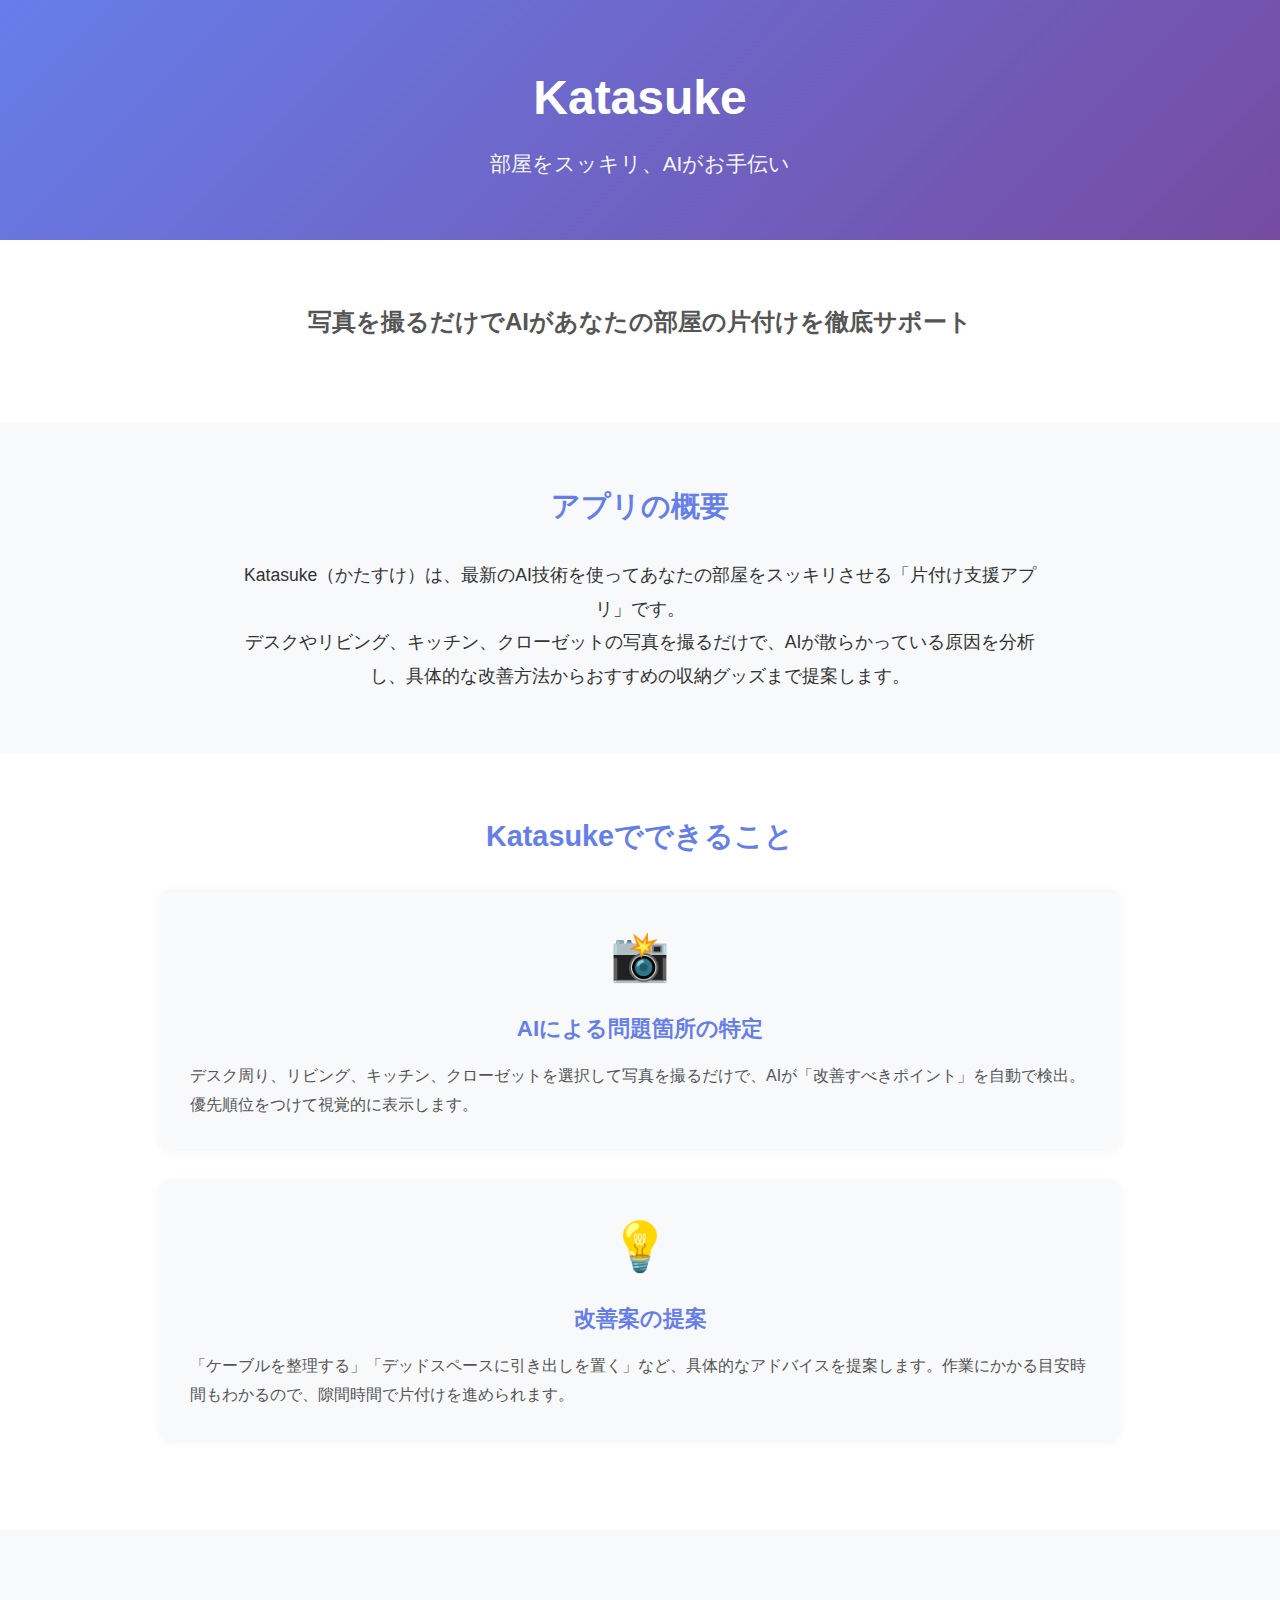
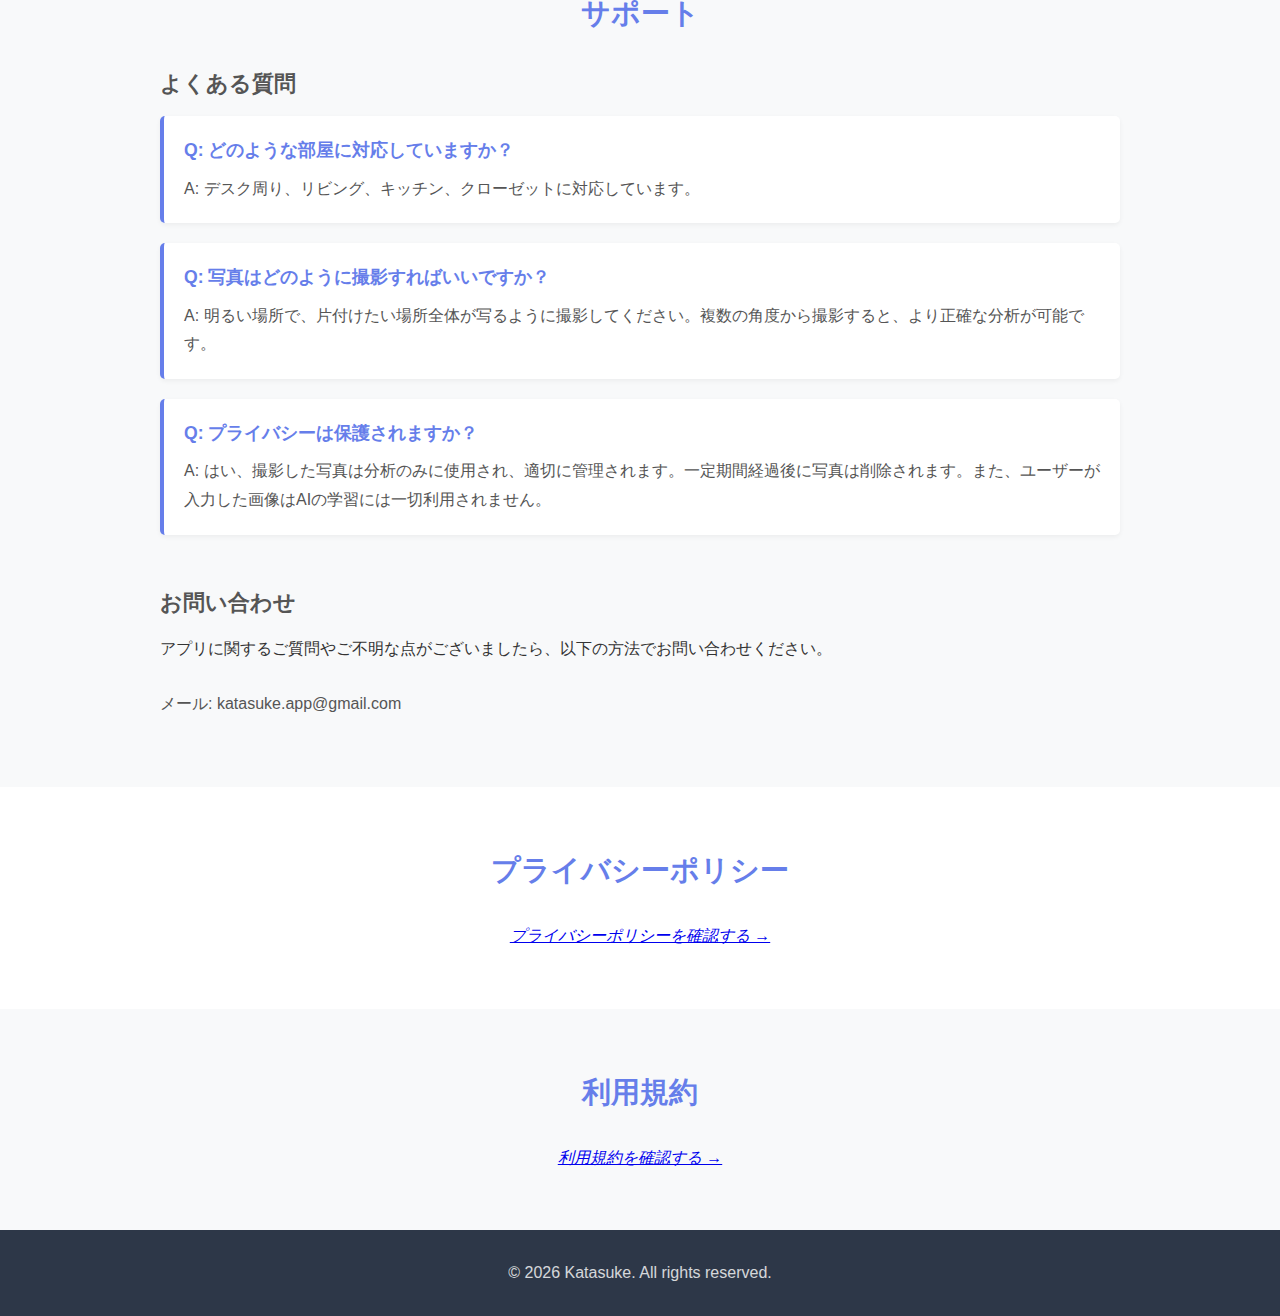
<file: katasuke/index.html>
<!DOCTYPE html>
<html lang="ja">
  <head>
    <meta charset="UTF-8" />
    <meta name="viewport" content="width=device-width, initial-scale=1.0" />
    <meta
      name="description"
      content="Katasuke（かたすけ）- 部屋をスッキリ、AIがお手伝い。写真を撮るだけでAIがあなたの部屋の片付けを徹底サポート"
    />
    <title>Katasuke - AI片付け支援アプリ</title>
    <link rel="stylesheet" href="style.css" />
  </head>
  <body>
    <header>
      <div class="container">
        <h1>Katasuke</h1>
        <p class="tagline">部屋をスッキリ、AIがお手伝い</p>
      </div>
    </header>

    <main>
      <section class="hero">
        <div class="container">
          <h2>写真を撮るだけでAIがあなたの部屋の片付けを徹底サポート</h2>
        </div>
      </section>

      <section class="about">
        <div class="container">
          <h3>アプリの概要</h3>
          <p>
            Katasuke（かたすけ）は、最新のAI技術を使ってあなたの部屋をスッキリさせる「片付け支援アプリ」です。<br />
            デスクやリビング、キッチン、クローゼットの写真を撮るだけで、AIが散らかっている原因を分析し、具体的な改善方法からおすすめの収納グッズまで提案します。
          </p>
        </div>
      </section>

      <section class="features">
        <div class="container">
          <h3>Katasukeでできること</h3>

          <div class="feature-item">
            <div class="feature-icon">📸</div>
            <h4>AIによる問題箇所の特定</h4>
            <p>
              デスク周り、リビング、キッチン、クローゼットを選択して写真を撮るだけで、AIが「改善すべきポイント」を自動で検出。優先順位をつけて視覚的に表示します。
            </p>
          </div>

          <div class="feature-item">
            <div class="feature-icon">💡</div>
            <h4>改善案の提案</h4>
            <p>
              「ケーブルを整理する」「デッドスペースに引き出しを置く」など、具体的なアドバイスを提案します。作業にかかる目安時間もわかるので、隙間時間で片付けを進められます。
            </p>
          </div>
        </div>
      </section>

      <section class="support">
        <div class="container">
          <h3>サポート</h3>

          <div class="support-section">
            <h4>よくある質問</h4>

            <div class="faq-item">
              <h5>Q: どのような部屋に対応していますか？</h5>
              <p>
                A:
                デスク周り、リビング、キッチン、クローゼットに対応しています。
              </p>
            </div>

            <div class="faq-item">
              <h5>Q: 写真はどのように撮影すればいいですか？</h5>
              <p>
                A:
                明るい場所で、片付けたい場所全体が写るように撮影してください。複数の角度から撮影すると、より正確な分析が可能です。
              </p>
            </div>

            <div class="faq-item">
              <h5>Q: プライバシーは保護されますか？</h5>
              <p>
                A:
                はい、撮影した写真は分析のみに使用され、適切に管理されます。一定期間経過後に写真は削除されます。また、ユーザーが入力した画像はAIの学習には一切利用されません。
              </p>
            </div>
          </div>

          <div class="support-section">
            <h4>お問い合わせ</h4>
            <p>
              アプリに関するご質問やご不明な点がございましたら、以下の方法でお問い合わせください。
            </p>
            <ul>
              <li>メール: katasuke.app@gmail.com</li>
            </ul>
          </div>
        </div>
      </section>

      <section class="privacy">
        <div class="container">
          <h3>プライバシーポリシー</h3>
          <p><a href="privacy.html" class="policy-link">プライバシーポリシーを確認する →</a></p>
        </div>
      </section>

      <section class="terms">
        <div class="container">
          <h3>利用規約</h3>
          <p><a href="terms.html" class="policy-link">利用規約を確認する →</a></p>
        </div>
      </section>
    </main>

    <footer>
      <div class="container">
        <p>&copy; 2026 Katasuke. All rights reserved.</p>
      </div>
    </footer>
  </body>
</html>
</file>
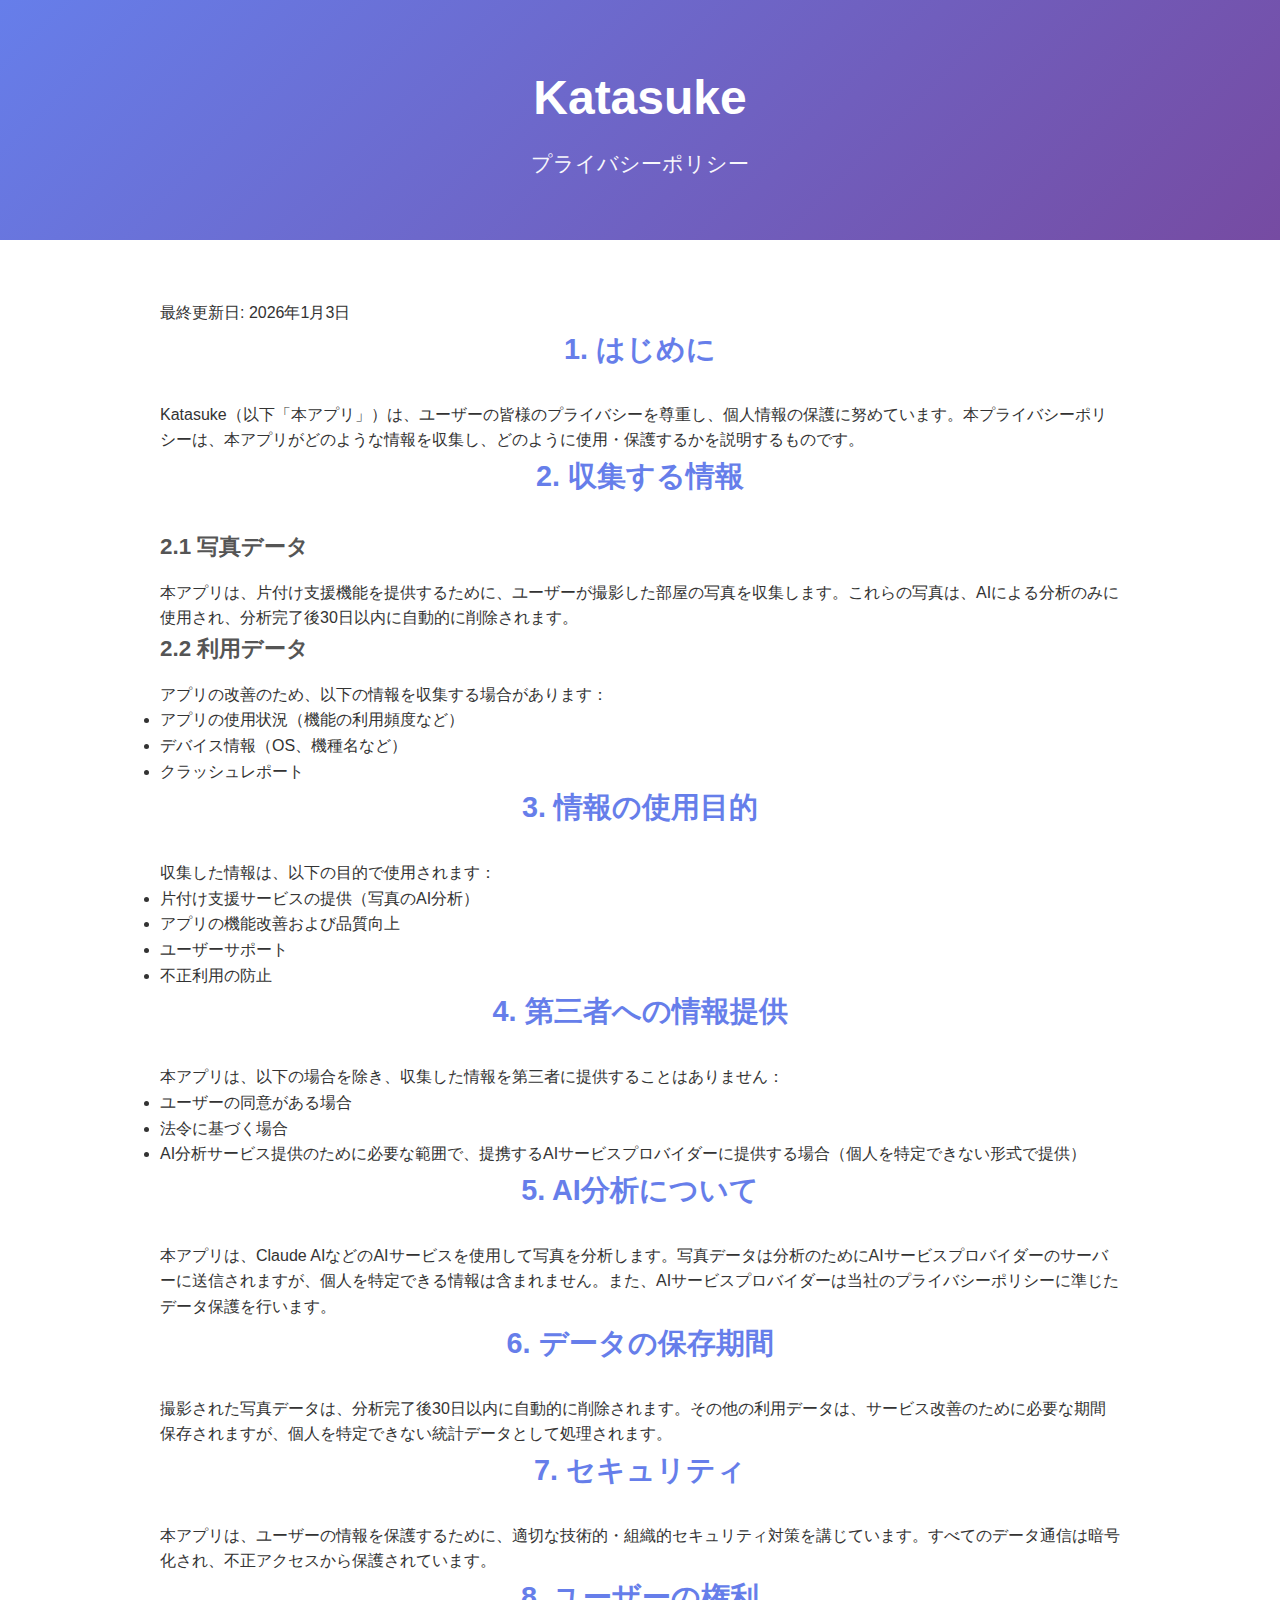
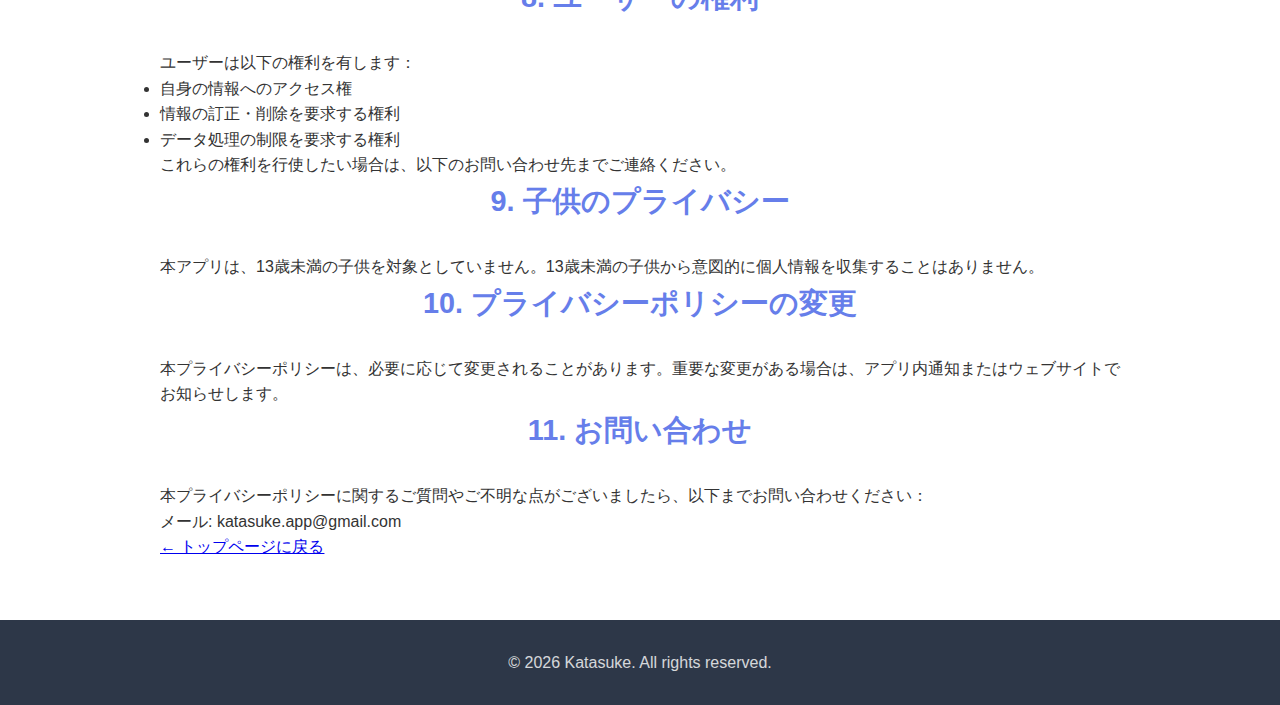
<file: katasuke/privacy.html>
<!DOCTYPE html>
<html lang="ja">
<head>
    <meta charset="UTF-8">
    <meta name="viewport" content="width=device-width, initial-scale=1.0">
    <title>プライバシーポリシー - Katasuke</title>
    <link rel="stylesheet" href="style.css">
</head>
<body>
    <header>
        <div class="container">
            <h1>Katasuke</h1>
            <p class="tagline">プライバシーポリシー</p>
        </div>
    </header>

    <main>
        <section class="policy-content">
            <div class="container">
                <p class="last-updated">最終更新日: 2026年1月3日</p>

                <h3>1. はじめに</h3>
                <p>
                    Katasuke（以下「本アプリ」）は、ユーザーの皆様のプライバシーを尊重し、個人情報の保護に努めています。本プライバシーポリシーは、本アプリがどのような情報を収集し、どのように使用・保護するかを説明するものです。
                </p>

                <h3>2. 収集する情報</h3>
                <h4>2.1 写真データ</h4>
                <p>
                    本アプリは、片付け支援機能を提供するために、ユーザーが撮影した部屋の写真を収集します。これらの写真は、AIによる分析のみに使用され、分析完了後30日以内に自動的に削除されます。
                </p>

                <h4>2.2 利用データ</h4>
                <p>
                    アプリの改善のため、以下の情報を収集する場合があります：
                </p>
                <ul>
                    <li>アプリの使用状況（機能の利用頻度など）</li>
                    <li>デバイス情報（OS、機種名など）</li>
                    <li>クラッシュレポート</li>
                </ul>

                <h3>3. 情報の使用目的</h3>
                <p>収集した情報は、以下の目的で使用されます：</p>
                <ul>
                    <li>片付け支援サービスの提供（写真のAI分析）</li>
                    <li>アプリの機能改善および品質向上</li>
                    <li>ユーザーサポート</li>
                    <li>不正利用の防止</li>
                </ul>

                <h3>4. 第三者への情報提供</h3>
                <p>
                    本アプリは、以下の場合を除き、収集した情報を第三者に提供することはありません：
                </p>
                <ul>
                    <li>ユーザーの同意がある場合</li>
                    <li>法令に基づく場合</li>
                    <li>AI分析サービス提供のために必要な範囲で、提携するAIサービスプロバイダーに提供する場合（個人を特定できない形式で提供）</li>
                </ul>

                <h3>5. AI分析について</h3>
                <p>
                    本アプリは、Claude AIなどのAIサービスを使用して写真を分析します。写真データは分析のためにAIサービスプロバイダーのサーバーに送信されますが、個人を特定できる情報は含まれません。また、AIサービスプロバイダーは当社のプライバシーポリシーに準じたデータ保護を行います。
                </p>

                <h3>6. データの保存期間</h3>
                <p>
                    撮影された写真データは、分析完了後30日以内に自動的に削除されます。その他の利用データは、サービス改善のために必要な期間保存されますが、個人を特定できない統計データとして処理されます。
                </p>

                <h3>7. セキュリティ</h3>
                <p>
                    本アプリは、ユーザーの情報を保護するために、適切な技術的・組織的セキュリティ対策を講じています。すべてのデータ通信は暗号化され、不正アクセスから保護されています。
                </p>

                <h3>8. ユーザーの権利</h3>
                <p>ユーザーは以下の権利を有します：</p>
                <ul>
                    <li>自身の情報へのアクセス権</li>
                    <li>情報の訂正・削除を要求する権利</li>
                    <li>データ処理の制限を要求する権利</li>
                </ul>
                <p>これらの権利を行使したい場合は、以下のお問い合わせ先までご連絡ください。</p>

                <h3>9. 子供のプライバシー</h3>
                <p>
                    本アプリは、13歳未満の子供を対象としていません。13歳未満の子供から意図的に個人情報を収集することはありません。
                </p>

                <h3>10. プライバシーポリシーの変更</h3>
                <p>
                    本プライバシーポリシーは、必要に応じて変更されることがあります。重要な変更がある場合は、アプリ内通知またはウェブサイトでお知らせします。
                </p>

                <h3>11. お問い合わせ</h3>
                <p>
                    本プライバシーポリシーに関するご質問やご不明な点がございましたら、以下までお問い合わせください：
                </p>
                <p>
                    メール: katasuke.app@gmail.com
                </p>

                <div class="back-link">
                    <a href="index.html">← トップページに戻る</a>
                </div>
            </div>
        </section>
    </main>

    <footer>
        <div class="container">
            <p>&copy; 2026 Katasuke. All rights reserved.</p>
        </div>
    </footer>
</body>
</html>
</file>
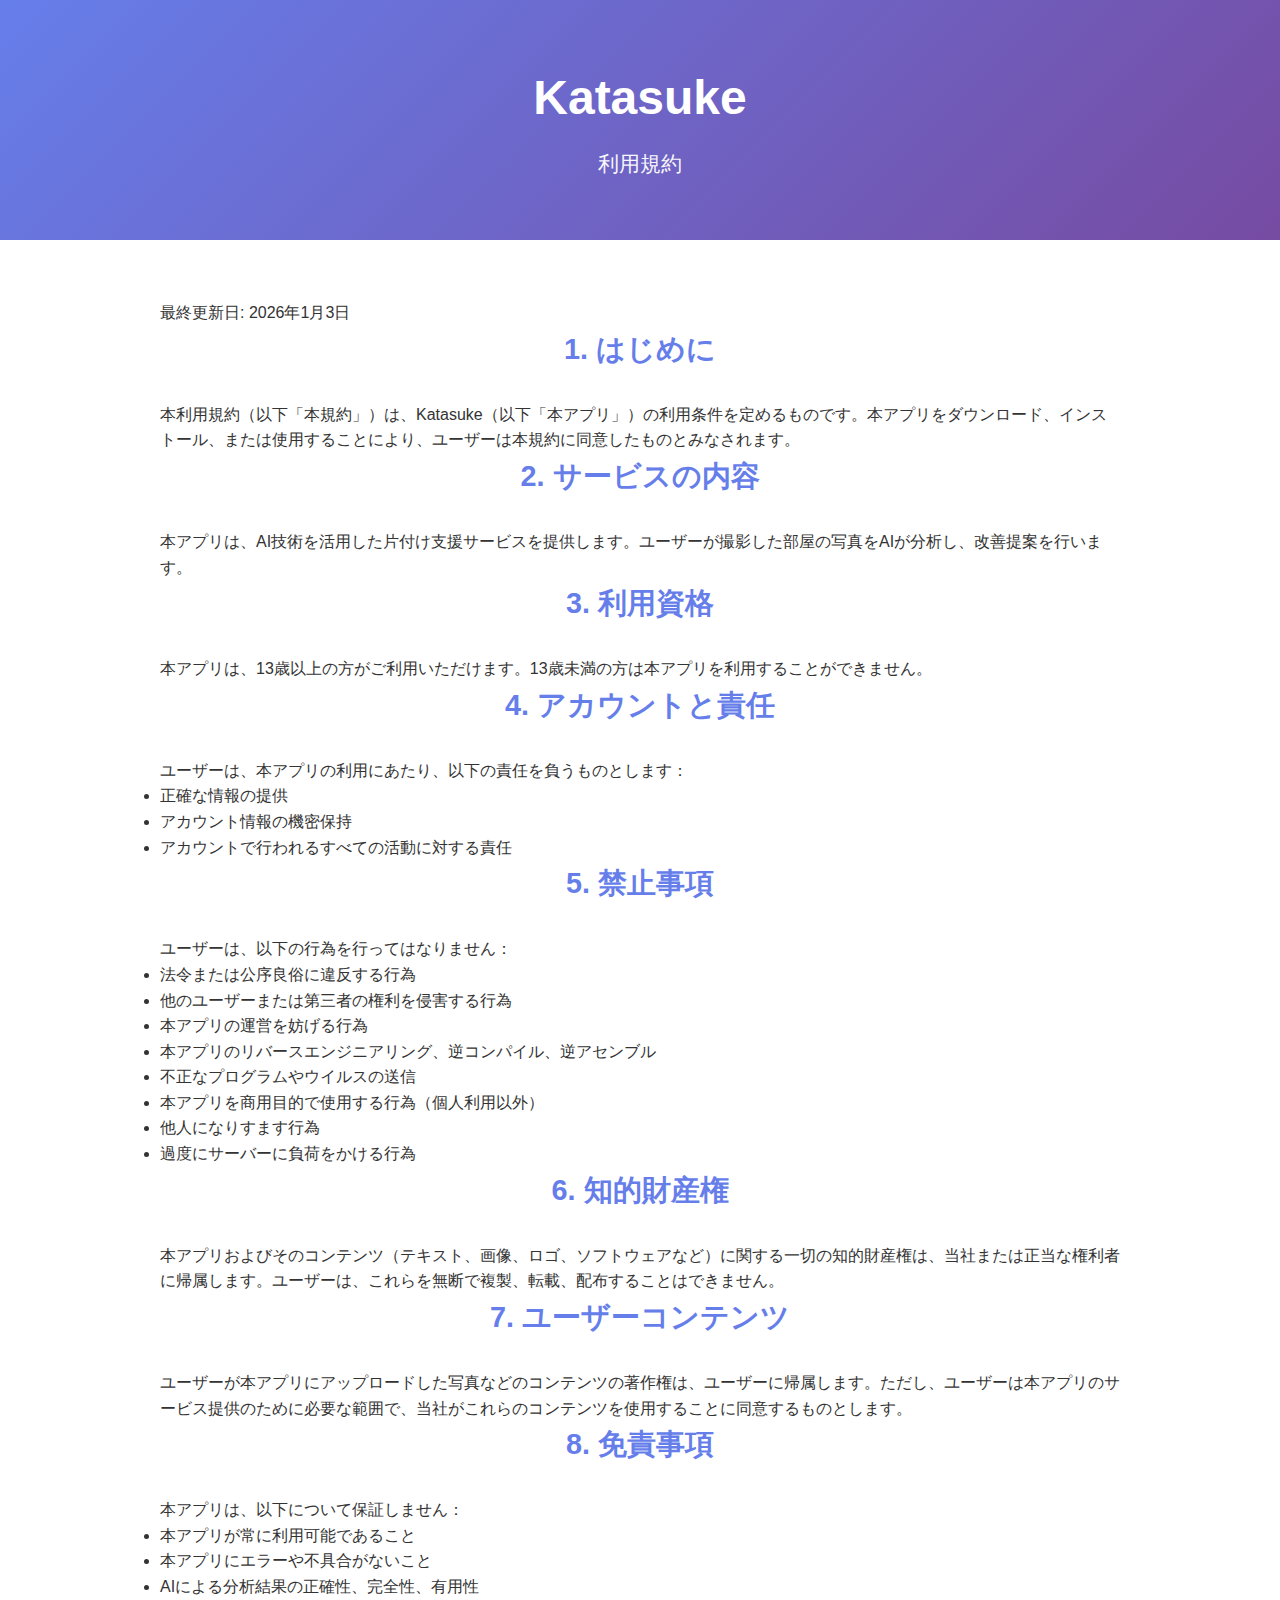
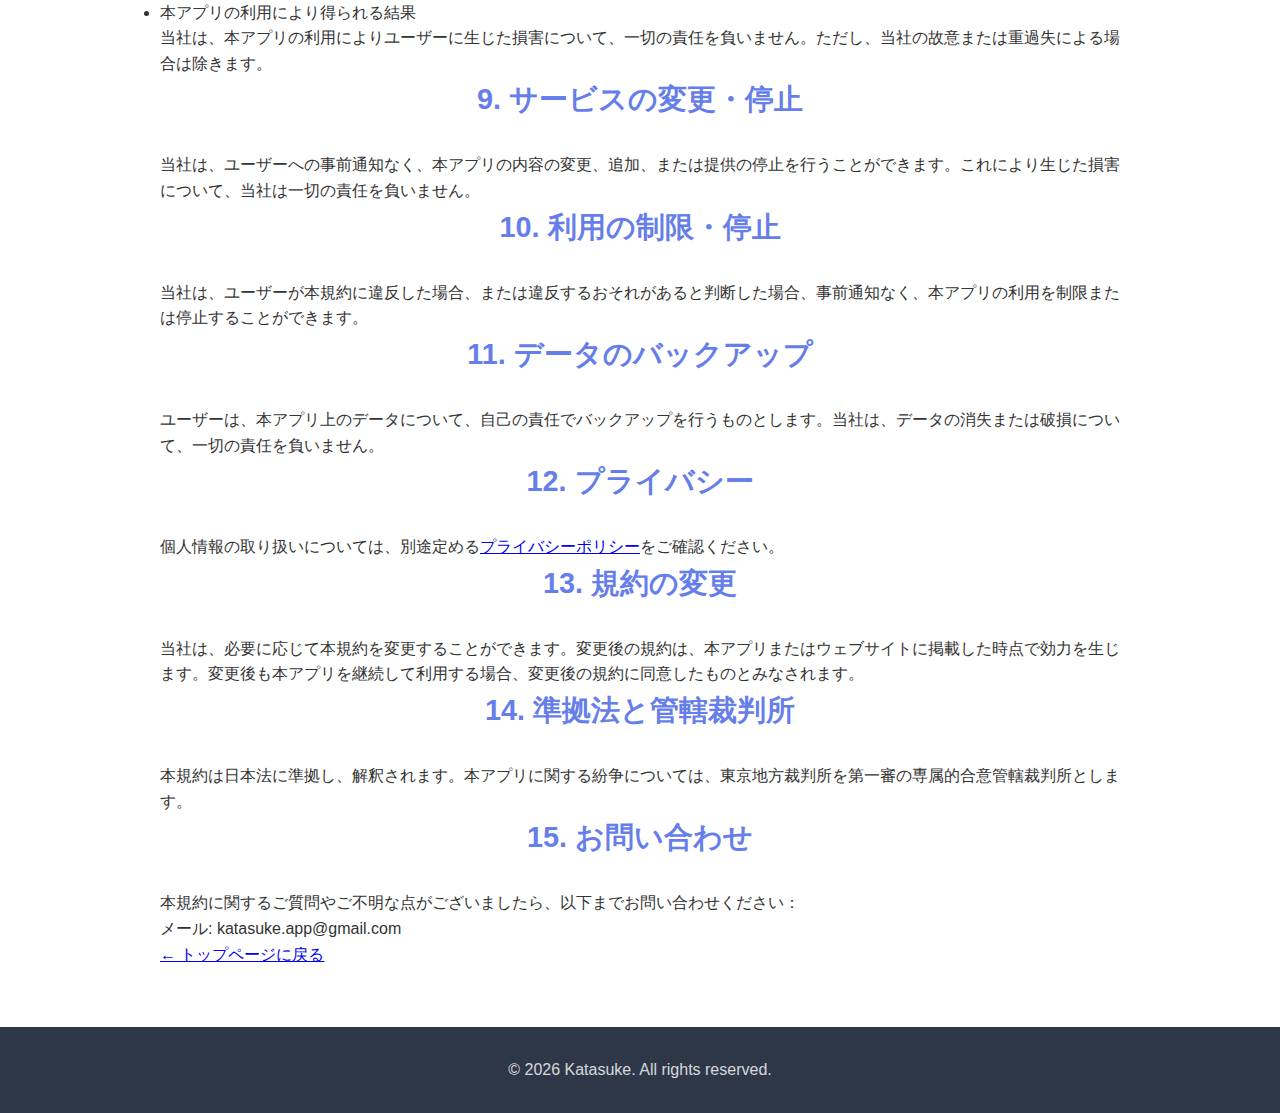
<file: katasuke/terms.html>
<!DOCTYPE html>
<html lang="ja">
<head>
    <meta charset="UTF-8">
    <meta name="viewport" content="width=device-width, initial-scale=1.0">
    <title>利用規約 - Katasuke</title>
    <link rel="stylesheet" href="style.css">
</head>
<body>
    <header>
        <div class="container">
            <h1>Katasuke</h1>
            <p class="tagline">利用規約</p>
        </div>
    </header>

    <main>
        <section class="policy-content">
            <div class="container">
                <p class="last-updated">最終更新日: 2026年1月3日</p>

                <h3>1. はじめに</h3>
                <p>
                    本利用規約（以下「本規約」）は、Katasuke（以下「本アプリ」）の利用条件を定めるものです。本アプリをダウンロード、インストール、または使用することにより、ユーザーは本規約に同意したものとみなされます。
                </p>

                <h3>2. サービスの内容</h3>
                <p>
                    本アプリは、AI技術を活用した片付け支援サービスを提供します。ユーザーが撮影した部屋の写真をAIが分析し、改善提案を行います。
                </p>

                <h3>3. 利用資格</h3>
                <p>
                    本アプリは、13歳以上の方がご利用いただけます。13歳未満の方は本アプリを利用することができません。
                </p>

                <h3>4. アカウントと責任</h3>
                <p>
                    ユーザーは、本アプリの利用にあたり、以下の責任を負うものとします：
                </p>
                <ul>
                    <li>正確な情報の提供</li>
                    <li>アカウント情報の機密保持</li>
                    <li>アカウントで行われるすべての活動に対する責任</li>
                </ul>

                <h3>5. 禁止事項</h3>
                <p>ユーザーは、以下の行為を行ってはなりません：</p>
                <ul>
                    <li>法令または公序良俗に違反する行為</li>
                    <li>他のユーザーまたは第三者の権利を侵害する行為</li>
                    <li>本アプリの運営を妨げる行為</li>
                    <li>本アプリのリバースエンジニアリング、逆コンパイル、逆アセンブル</li>
                    <li>不正なプログラムやウイルスの送信</li>
                    <li>本アプリを商用目的で使用する行為（個人利用以外）</li>
                    <li>他人になりすます行為</li>
                    <li>過度にサーバーに負荷をかける行為</li>
                </ul>

                <h3>6. 知的財産権</h3>
                <p>
                    本アプリおよびそのコンテンツ（テキスト、画像、ロゴ、ソフトウェアなど）に関する一切の知的財産権は、当社または正当な権利者に帰属します。ユーザーは、これらを無断で複製、転載、配布することはできません。
                </p>

                <h3>7. ユーザーコンテンツ</h3>
                <p>
                    ユーザーが本アプリにアップロードした写真などのコンテンツの著作権は、ユーザーに帰属します。ただし、ユーザーは本アプリのサービス提供のために必要な範囲で、当社がこれらのコンテンツを使用することに同意するものとします。
                </p>

                <h3>8. 免責事項</h3>
                <p>
                    本アプリは、以下について保証しません：
                </p>
                <ul>
                    <li>本アプリが常に利用可能であること</li>
                    <li>本アプリにエラーや不具合がないこと</li>
                    <li>AIによる分析結果の正確性、完全性、有用性</li>
                    <li>本アプリの利用により得られる結果</li>
                </ul>
                <p>
                    当社は、本アプリの利用によりユーザーに生じた損害について、一切の責任を負いません。ただし、当社の故意または重過失による場合は除きます。
                </p>

                <h3>9. サービスの変更・停止</h3>
                <p>
                    当社は、ユーザーへの事前通知なく、本アプリの内容の変更、追加、または提供の停止を行うことができます。これにより生じた損害について、当社は一切の責任を負いません。
                </p>

                <h3>10. 利用の制限・停止</h3>
                <p>
                    当社は、ユーザーが本規約に違反した場合、または違反するおそれがあると判断した場合、事前通知なく、本アプリの利用を制限または停止することができます。
                </p>

                <h3>11. データのバックアップ</h3>
                <p>
                    ユーザーは、本アプリ上のデータについて、自己の責任でバックアップを行うものとします。当社は、データの消失または破損について、一切の責任を負いません。
                </p>

                <h3>12. プライバシー</h3>
                <p>
                    個人情報の取り扱いについては、別途定める<a href="privacy.html">プライバシーポリシー</a>をご確認ください。
                </p>

                <h3>13. 規約の変更</h3>
                <p>
                    当社は、必要に応じて本規約を変更することができます。変更後の規約は、本アプリまたはウェブサイトに掲載した時点で効力を生じます。変更後も本アプリを継続して利用する場合、変更後の規約に同意したものとみなされます。
                </p>

                <h3>14. 準拠法と管轄裁判所</h3>
                <p>
                    本規約は日本法に準拠し、解釈されます。本アプリに関する紛争については、東京地方裁判所を第一審の専属的合意管轄裁判所とします。
                </p>

                <h3>15. お問い合わせ</h3>
                <p>
                    本規約に関するご質問やご不明な点がございましたら、以下までお問い合わせください：
                </p>
                <p>
                    メール: katasuke.app@gmail.com
                </p>

                <div class="back-link">
                    <a href="index.html">← トップページに戻る</a>
                </div>
            </div>
        </section>
    </main>

    <footer>
        <div class="container">
            <p>&copy; 2026 Katasuke. All rights reserved.</p>
        </div>
    </footer>
</body>
</html>
</file>
<file: katasuke/style.css>
/* リセット */
* {
    margin: 0;
    padding: 0;
    box-sizing: border-box;
}

/* 基本設定 */
body {
    font-family: -apple-system, BlinkMacSystemFont, "Segoe UI", "Hiragino Kaku Gothic ProN", "Hiragino Sans", Meiryo, sans-serif;
    line-height: 1.6;
    color: #333;
    background-color: #f8f9fa;
}

.container {
    max-width: 1000px;
    margin: 0 auto;
    padding: 0 20px;
}

/* ヘッダー */
header {
    background: linear-gradient(135deg, #667eea 0%, #764ba2 100%);
    color: white;
    padding: 60px 20px;
    text-align: center;
}

header h1 {
    font-size: 3rem;
    margin-bottom: 10px;
    font-weight: 700;
}

.tagline {
    font-size: 1.3rem;
    opacity: 0.95;
}

/* メインコンテンツ */
main {
    background-color: white;
}

section {
    padding: 60px 20px;
}

section:nth-child(even) {
    background-color: #f8f9fa;
}

h2 {
    font-size: 2rem;
    margin-bottom: 20px;
    color: #667eea;
    text-align: center;
}

h3 {
    font-size: 1.8rem;
    margin-bottom: 30px;
    color: #667eea;
    text-align: center;
}

h4 {
    font-size: 1.4rem;
    margin-bottom: 15px;
    color: #555;
}

h5 {
    font-size: 1.1rem;
    margin-bottom: 10px;
    color: #667eea;
    font-weight: 600;
}

/* ヒーローセクション */
.hero h2 {
    font-size: 1.5rem;
    line-height: 1.8;
    color: #555;
}

/* 概要セクション */
.about p {
    font-size: 1.1rem;
    line-height: 1.9;
    text-align: center;
    max-width: 800px;
    margin: 0 auto;
}

/* 機能セクション */
.features {
    background-color: white;
}

.feature-item {
    background-color: #f8f9fa;
    border-radius: 10px;
    padding: 30px;
    margin-bottom: 30px;
    box-shadow: 0 2px 10px rgba(0, 0, 0, 0.05);
    transition: transform 0.3s ease, box-shadow 0.3s ease;
}

.feature-item:hover {
    transform: translateY(-5px);
    box-shadow: 0 5px 20px rgba(102, 126, 234, 0.15);
}

.feature-icon {
    font-size: 3rem;
    text-align: center;
    margin-bottom: 15px;
}

.feature-item h4 {
    text-align: center;
    color: #667eea;
    margin-bottom: 15px;
}

.feature-item p {
    line-height: 1.8;
    color: #555;
}

/* サポートセクション */
.support-section {
    margin-bottom: 50px;
}

.support-section:last-child {
    margin-bottom: 0;
}

.faq-item {
    background-color: white;
    border-left: 4px solid #667eea;
    padding: 20px;
    margin-bottom: 20px;
    border-radius: 5px;
    box-shadow: 0 2px 5px rgba(0, 0, 0, 0.05);
}

.faq-item h5 {
    margin-bottom: 10px;
}

.faq-item p {
    color: #555;
    line-height: 1.8;
}

.support-section ul {
    list-style: none;
    margin-top: 20px;
}

.support-section ul li {
    padding: 10px 0;
    color: #555;
}

/* プライバシーポリシーと利用規約 */
.privacy, .terms {
    text-align: center;
}

.privacy p, .terms p {
    color: #777;
    font-style: italic;
}

/* フッター */
footer {
    background-color: #2d3748;
    color: white;
    text-align: center;
    padding: 30px 20px;
}

footer p {
    opacity: 0.8;
}

/* レスポンシブ対応 */
@media (max-width: 768px) {
    header h1 {
        font-size: 2rem;
    }

    .tagline {
        font-size: 1rem;
    }

    h2 {
        font-size: 1.5rem;
    }

    h3 {
        font-size: 1.4rem;
    }

    h4 {
        font-size: 1.2rem;
    }

    section {
        padding: 40px 20px;
    }

    .feature-item {
        padding: 20px;
    }
}
</file>
